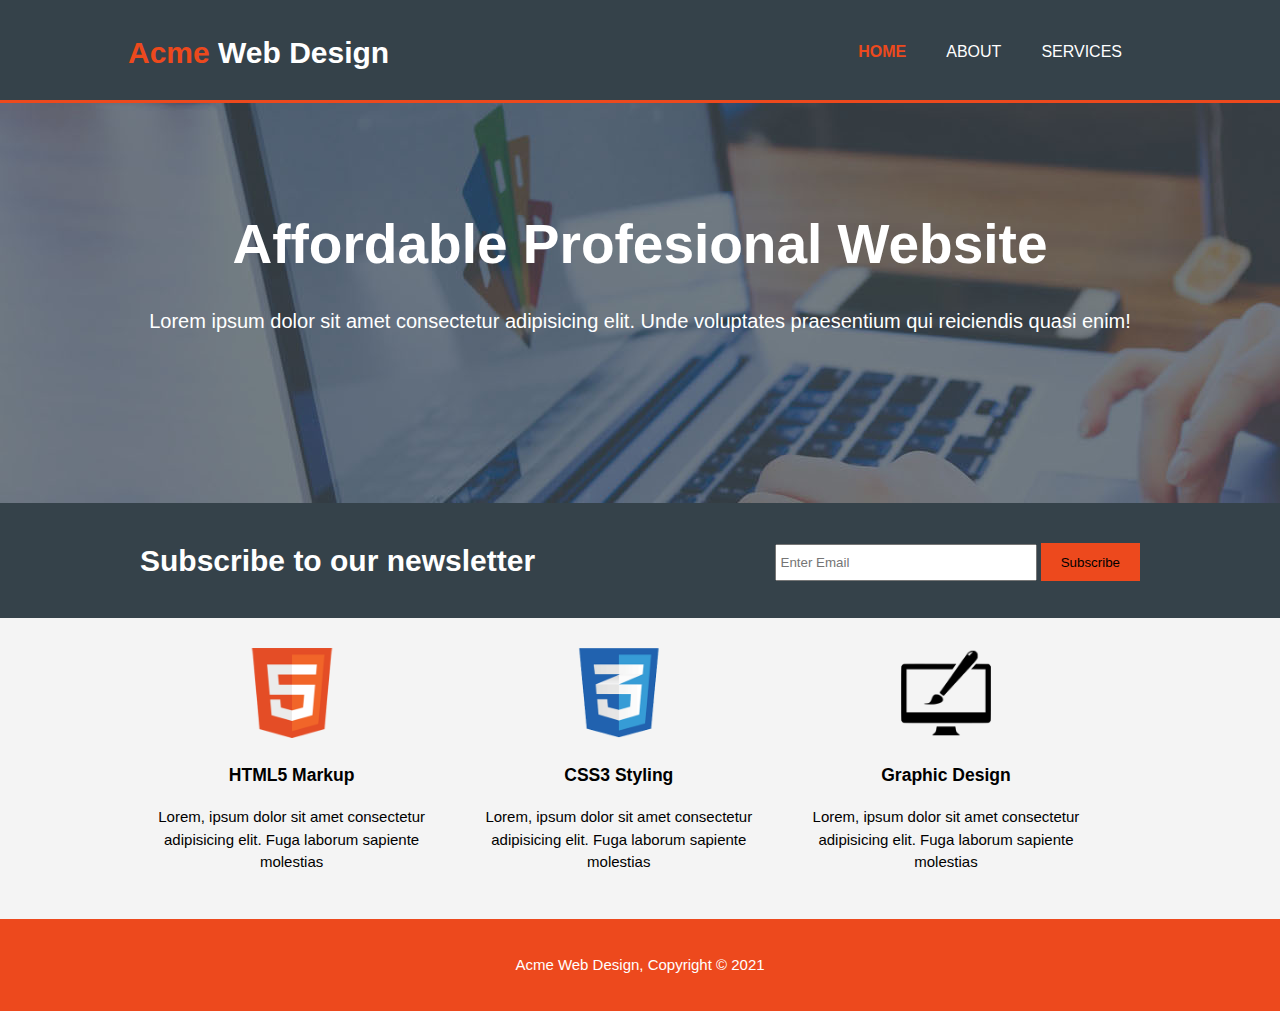
<file: AcmeWebsite/index.html>
<!DOCTYPE html>
<html lang="en">
<head>
    <meta charset="UTF-8">
    <meta http-equiv="X-UA-Compatible" content="IE=edge">
    <meta name="viewport" content="width=device-width, initial-scale=1.0">
    <title>Acme Web Design | Welcome</title>
    <link rel="stylesheet" href="styles.css">
</head>
<body>
    <header>
        <div class = "container">

        <div id = "branding">
           <h1><span class = "highlight">Acme</span> Web Design</h1> 
        </div>
        
        <nav>
            <ul>
                <li class = "current"><a href="index.html">Home</a></li>
                <li><a href="about.html">ABOUT</a></li>
                <li><a href="services.html">SERVICES</a></li>
            </ul>
        </nav>


        </div>
    </header>



    <section id = 'showcase'>
        <div class="container">

        
        <h1>
            Affordable Profesional Website
        </h1>
        <p>
            Lorem ipsum dolor sit amet consectetur adipisicing elit. Unde voluptates praesentium qui reiciendis quasi enim!
        </p>


        </div>
    </section>
    

    <section id="newsletter">
        <div class="container">
            <h1>Subscribe to our newsletter</h1>

            <form>
                <input type="email" name="" id="" placeholder = "Enter Email">
                <button type="submit" class = "button_1">Subscribe</button>
            </form>
        </div>

    </section>



    <section id = "boxes">
        <div class="container">
            <div class="box">
                <img src="./img/logo_html.png" alt="" srcset="">
                <h3>HTML5 Markup</h3>
                <p>Lorem, ipsum dolor sit amet consectetur adipisicing elit. Fuga laborum sapiente molestias</p>
            </div>
            <div class="box">
                <img src="./img/logo_css.png" alt="" srcset="">
                <h3>CSS3 Styling</h3>
                <p>Lorem, ipsum dolor sit amet consectetur adipisicing elit. Fuga laborum sapiente molestias</p>
            </div>
            <div class="box">
                <img src="./img/logo_brush.png" alt="" srcset="">
                <h3>Graphic Design</h3>
                <p>Lorem, ipsum dolor sit amet consectetur adipisicing elit. Fuga laborum sapiente molestias</p>
            </div>
            
        </div>
    </section>


    <footer>
        <p>Acme Web Design, Copyright &copy; 2021</p>
    </footer>


    
</body>
</html>
</file>
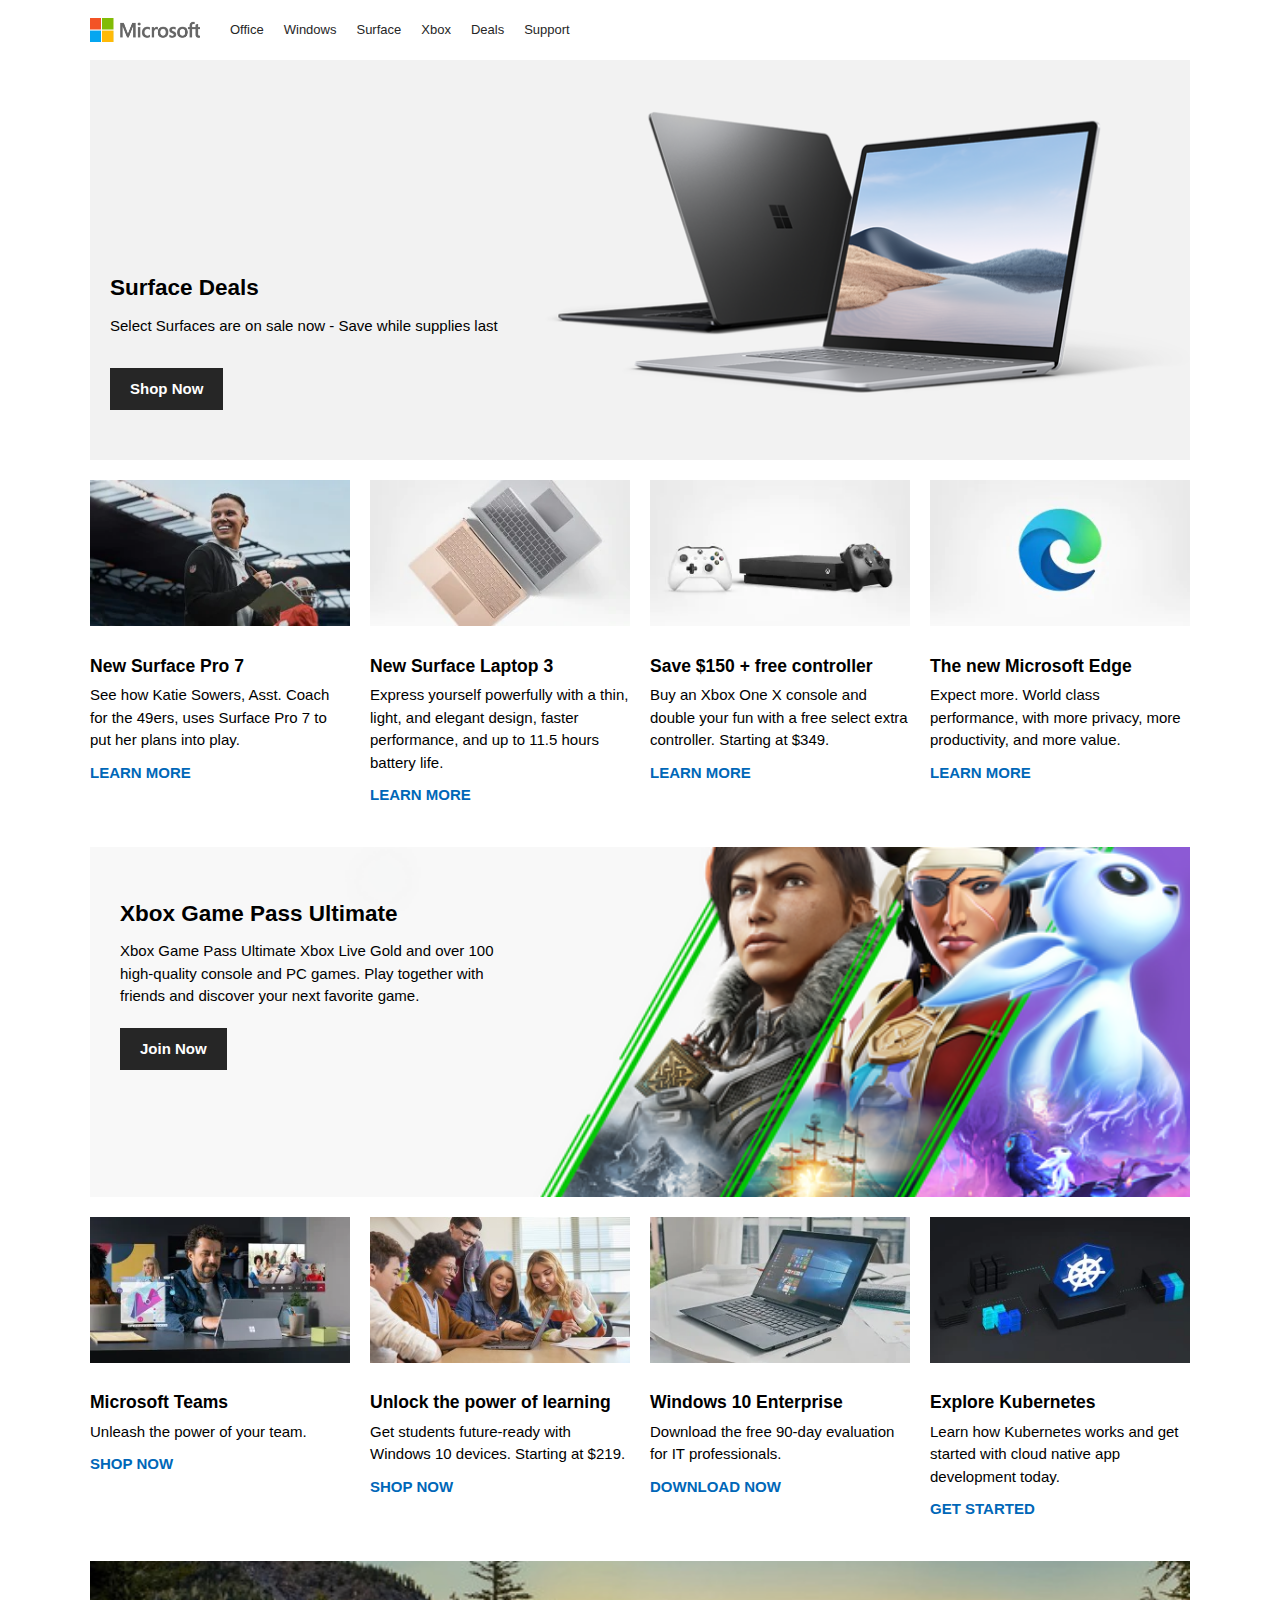
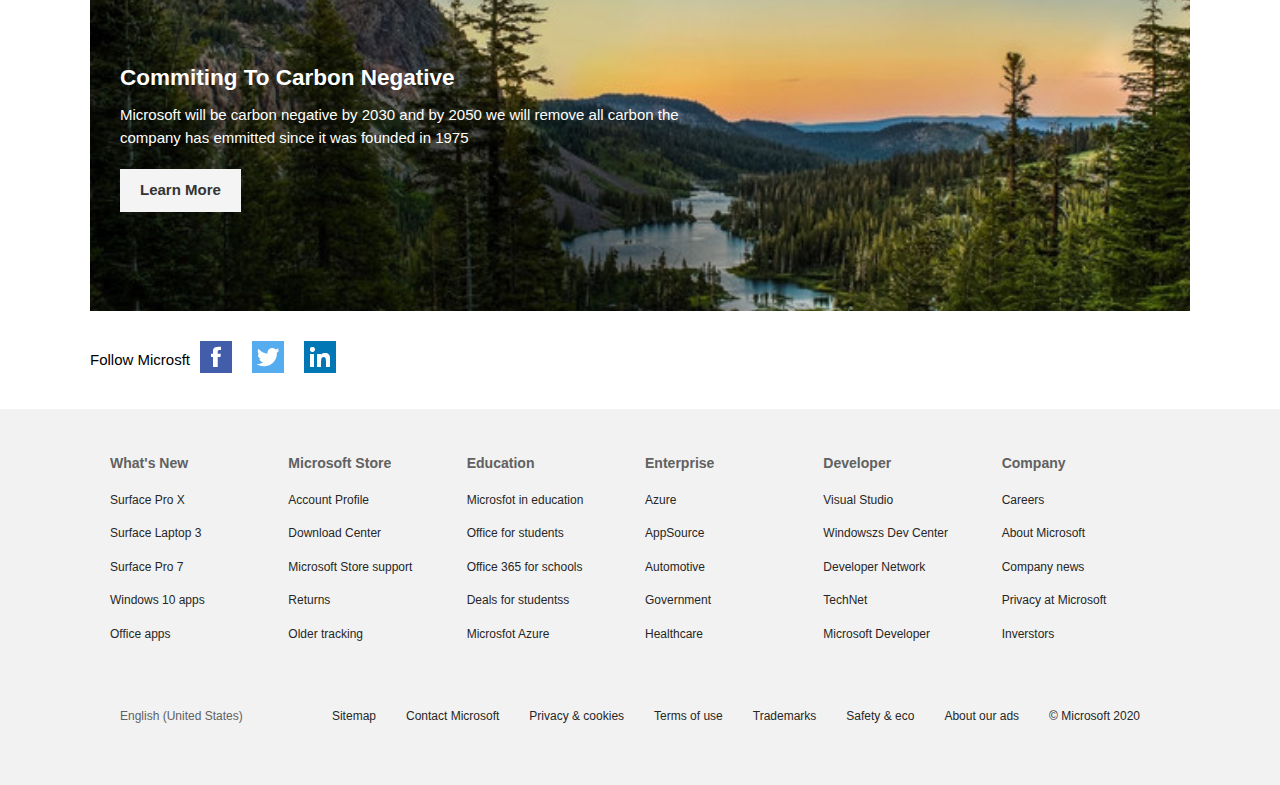
<file: Microsoft Homepage Clone/index.html>
<!DOCTYPE html>
<html lang="en">
<head>
    <meta charset="UTF-8">
    <meta http-equiv="X-UA-Compatible" content="IE=edge">
    <meta name="viewport" content="width=device-width, initial-scale=1.0">
    <title>Micrsoft Official Homepage</title>

    <link rel="stylesheet" href="https://cdnjs.cloudflare.com/ajax/libs/font-awesome/5.15.3/css/all.min.css" integrity="sha512-iBBXm8fW90+nuLcSKlbmrPcLa0OT92xO1BIsZ+ywDWZCvqsWgccV3gFoRBv0z+8dLJgyAHIhR35VZc2oM/gI1w==" crossorigin="anonymous" referrerpolicy="no-referrer" />
    <link rel="stylesheet" href="style.css">

</head>
<body>
    <div class="menu-btn">
        <i class = "fas fa-bars fa-2x"></i>
    </div>

    <div class="container">

        <!-- Nav -->

        <nav class="main-nav">
            <img src="img/logo.png" alt="Microsoft" class="logo">

            <ul class="main-menu">

                <li><a href = "#">Office</a></li>
                <li><a href = "#">Windows</a></li>
                <li><a href = "#">Surface</a></li>
                <li><a href = "#">Xbox</a></li>
                <li><a href = "#">Deals</a></li>
                <li><a href = "#">Support</a></li>

            </ul>


            <ul class="right-menu">

                <li>
                    <a href = "#">
                        <i class="fas fa-search"></i>
                    </a>
                </li>

                <li>
                    <a href = "#">
                        <i class="fas fa-shopping-cart"></i>
                    </a>
                </li>

            </ul>


        </nav>



        <!-- Showcase -->

        <header class="showcase">
            <h2>Surface Deals</h2>
            <p>
                Select Surfaces are on sale now - Save while supplies last
            </p>
            <a href = "#" class = "btn">Shop Now <i class = "fas fa-chevron-right"></i></a>

        </header>



        <!-- Home cards 1 -->
        <section class="home-cards">


            <div>
                <img src = "img/card1.png">
                <h3>New Surface Pro 7</h3>
                <p>
                    See how Katie Sowers, Asst. Coach for the 49ers, uses Surface Pro 7
                    to put her plans into play.
                </p>
                <a href="#">Learn More <i class = "fas fa-chevron-right"></i> </a>
            </div>

            <div>
                <img src="img/card2.png" alt="" />
                <h3>New Surface Laptop 3</h3>
                <p>
                  Express yourself powerfully with a thin, light, and elegant design,
                  faster performance, and up to 11.5 hours battery life.
                </p>
                <a href="#">Learn More <i class="fas fa-chevron-right"></i></a>
              </div>

              <div>
                <img src="img/card3.png" alt="" />
                <h3>Save $150 + free controller</h3>
                <p>
                  Buy an Xbox One X console and double your fun with a free select
                  extra controller. Starting at $349.
                </p>
                <a href="#">Learn More <i class="fas fa-chevron-right"></i></a>
              </div>

              <div>
                <img src="img/card4.png" alt="" />
                <h3>The new Microsoft Edge</h3>
                <p>
                  Expect more. World class performance, with more privacy, more
                  productivity, and more value.
                </p>
                <a href="#">Learn More <i class="fas fa-chevron-right"></i></a>
              </div>


        </section>



        <!-- X-box -->

        <section class="xbox">

            <div class="content">
                <h2>Xbox Game Pass Ultimate</h2>
                <p>Xbox Game Pass Ultimate Xbox Live Gold and over 100 high-quality
                    console and PC games. Play together with friends and discover your
                    next favorite game.
                </p>
                <a href="#" class="btn">Join Now <i class="fas fa-chevron-right"></i></a>

            </div>

        </section>


        <!-- Home cards 2 -->
      <section class="home-cards">
        <div>
          <img src="img/card5.png" alt="" />
          <h3>Microsoft Teams</h3>
          <p>
            Unleash the power of your team.
          </p>
          <a href="#">Shop Now <i class="fas fa-chevron-right"></i></a>
        </div>
        <div>
          <img src="img/card6.jpg" alt="" />
          <h3>Unlock the power of learning</h3>
          <p>
            Get students future-ready with Windows 10 devices. Starting at $219.
          </p>
          <a href="#">Shop Now <i class="fas fa-chevron-right"></i></a>
        </div>
        <div>
          <img src="img/card7.png" alt="" />
          <h3>Windows 10 Enterprise</h3>
          <p>
            Download the free 90-day evaluation for IT professionals.
          </p>
          <a href="#">Download Now <i class="fas fa-chevron-right"></i></a>
        </div>
        <div>
          <img src="img/card8.png" alt="" />
          <h3>Explore Kubernetes</h3>
          <p>
            Learn how Kubernetes works and get started with cloud native app
            development today.
          </p>
          <a href="#">Get Started <i class="fas fa-chevron-right"></i></a>
        </div>
      </section>


      <!-- Carbon -->

      <section class="carbon dark">
          <div class="content">
              <h2>Commiting To Carbon Negative</h2>
              <p>Microsoft will be carbon negative by 2030 and by 2050 we will remove all carbon the company has emmitted since it was founded in 1975</p>
              <a href="#" class="btn">Learn More<i class="fas fa-chevron-right"></i></a>
          </div>
      </section>



      <!-- Follow -->

      <section class="follow">
          <p>Follow Microsft</p>
          <a href="https://facebook.com">
            <img src="img/social-fb.png" alt="Facebook">

        </a>

        <a href="https://twitter.com">
            <img src="img/social-twitter.png" alt="twitter">

        </a>

        <a href="https://linkedin.com">
            <img src="img/social-linkedin.png" alt="linkedin">

        </a>


      </section>

    </div>



    <!-- Links -->

      <section class="links">
          
        <div class="links-inner">

            <ul>
                <li><h3>What's New</h3></li>
                <li><a href="#">Surface Pro X</a></li>
                <li><a href="#">Surface Laptop 3</a></li>
                <li><a href="#">Surface Pro 7</a></li>
                <li><a href="#">Windows 10 apps</a></li>
                <li><a href="#">Office apps</a></li>
            </ul>
              

            <ul>
                <li><h3>Microsoft Store</h3></li>
                <li><a href="#">Account Profile</a></li>
                <li><a href="#">Download Center</a></li>
                <li><a href="#">Microsoft Store support</a></li>
                <li><a href="#">Returns</a></li>
                <li><a href="#">Older tracking</a></li>
            </ul>

            <ul>
                <li><h3>Education</h3></li>
                <li><a href="#">Microsfot in education</a></li>
                <li><a href="#">Office for students</a></li>
                <li><a href="#">Office 365 for schools</a></li>
                <li><a href="#">Deals for studentss</a></li>
                <li><a href="#">Microsfot Azure</a></li>
            </ul>

            <ul>
                <li><h3>Enterprise</h3></li>
                <li><a href="#">Azure</a></li>
                <li><a href="#">AppSource</a></li>
                <li><a href="#">Automotive</a></li>
                <li><a href="#">Government</a></li>
                <li><a href="#">Healthcare</a></li>
            </ul>

            <ul>
                <li><h3>Developer</h3></li>
                <li><a href="#">Visual Studio</a></li>
                <li><a href="#">Windowszs Dev Center</a></li>
                <li><a href="#">Developer Network</a></li>
                <li><a href="#">TechNet</a></li>
                <li><a href="#">Microsoft Developer</a></li>
            </ul>
                
            <ul>
                <li><h3>Company</h3></li>
                <li><a href="#">Careers</a></li>
                <li><a href="#">About Microsoft</a></li>
                <li><a href="#">Company news</a></li>
                <li><a href="#">Privacy at Microsoft</a></li>
                    <li><a href="#">Inverstors</a></li>
            </ul>

        </div>

      </section>


      <!-- Footer -->

      <footer class="footer">
          <div class="footer-inner">
              <div><i class="fas fa-globe fa-2x"></i>English (United States)
            </div>

            <ul>
                <li><a href="#">Sitemap</a></li>
                <li><a href="#">Contact Microsoft</a></li>
                <li><a href="#">Privacy & cookies</a></li>
                <li><a href="#">Terms of use</a></li>
                <li><a href="#">Trademarks</a></li>
                <li><a href="#">Safety & eco</a></li>
                <li><a href="#">About our ads</a></li>
                <li><a href="#">&copy; Microsoft 2020</a></li>

            </ul>

          </div>
      </footer>

      <script>
          document.querySelector('.menu-btn').addEventListener('click', () => document.querySelector('.main-menu').classList.toggle('show'));
      </script>


</body>
</html>
</file>
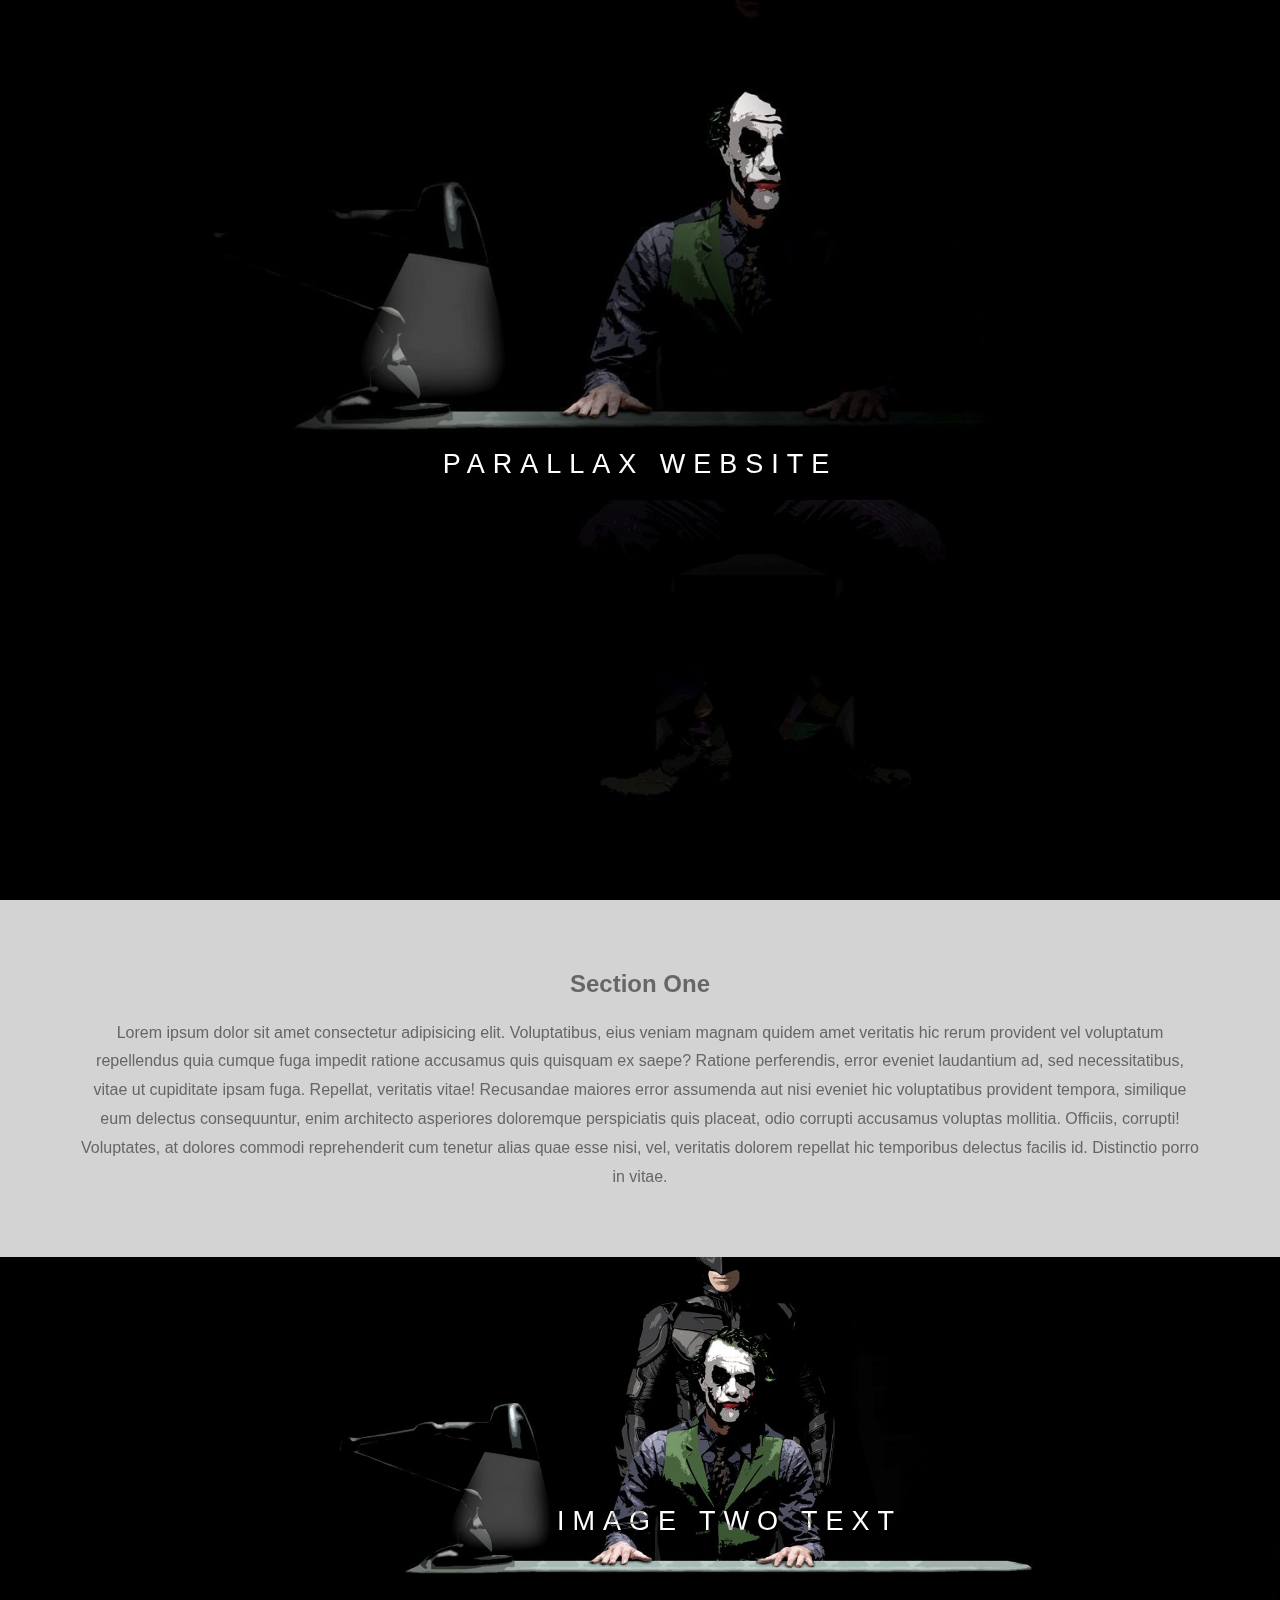
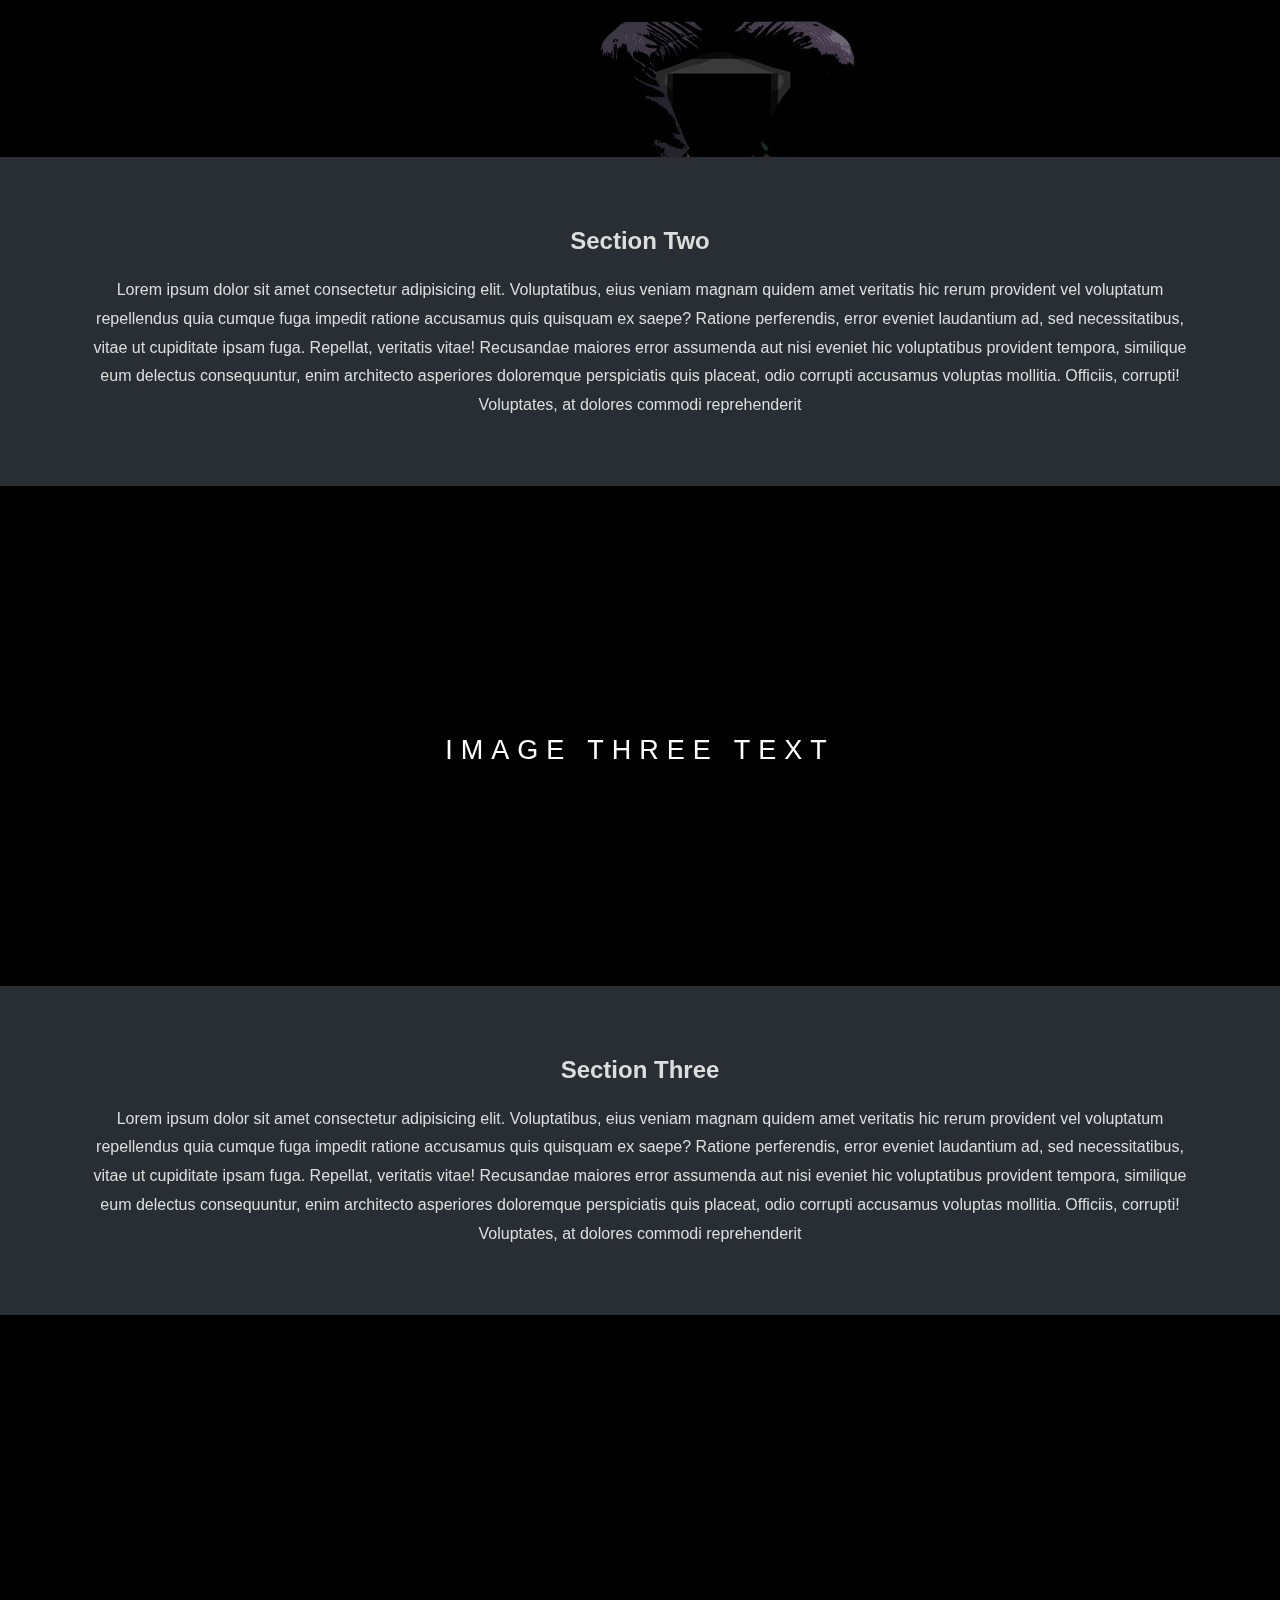
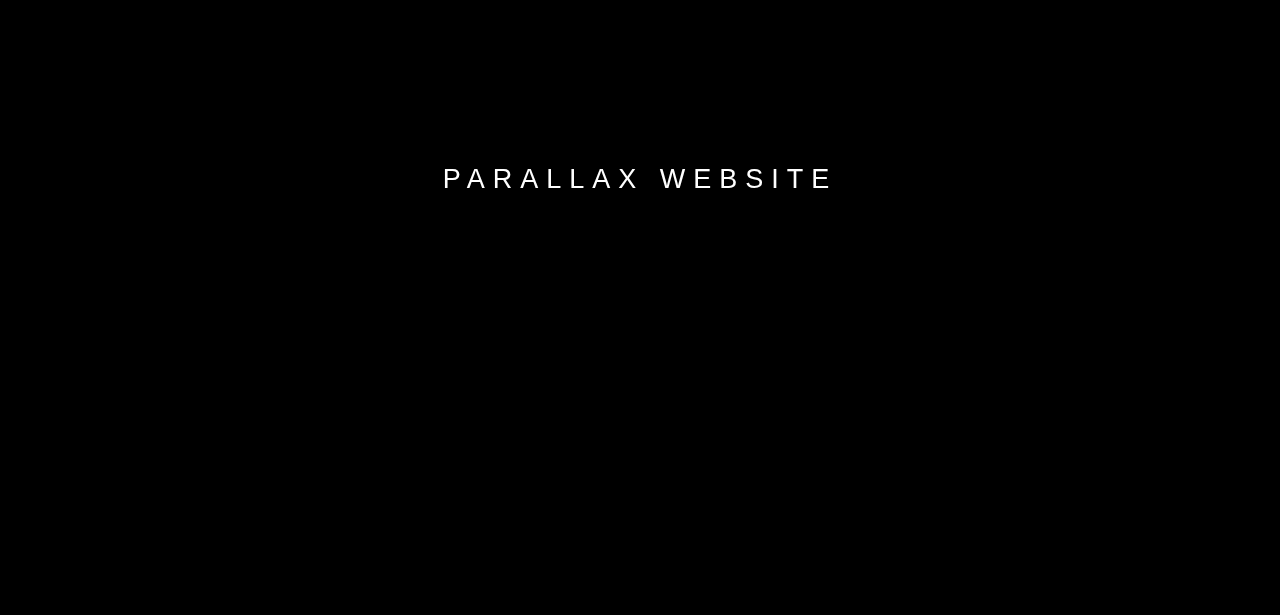
<file: Parallax/index.html>
<!DOCTYPE html>
<html lang="en">
<head>
    <meta charset="UTF-8">
    <meta http-equiv="X-UA-Compatible" content="IE=edge">
    <meta name="viewport" content="width=device-width, initial-scale=1.0">
    <title>Parallax</title>
    <link rel="stylesheet" href="styles.css">
</head>
<body>
    <div class="pimg1">
        <div class="ptext">
            <span class="border">
                Parallax Website
            </span>
        </div>
    </div>

    <section class="section section-light">
        <h2>Section One</h2>
        <p>
            Lorem ipsum dolor sit amet consectetur adipisicing elit. Voluptatibus, eius 
            veniam magnam quidem amet veritatis hic rerum provident vel voluptatum repellendus 
            quia cumque fuga impedit ratione accusamus quis quisquam ex saepe? Ratione perferendis,
            error eveniet laudantium ad, sed necessitatibus, vitae ut cupiditate ipsam fuga.
            Repellat, veritatis vitae! Recusandae maiores error assumenda aut nisi eveniet
            hic voluptatibus provident tempora, similique eum delectus consequuntur, enim 
            architecto asperiores doloremque perspiciatis quis placeat, odio corrupti accusamus
            voluptas mollitia. Officiis, corrupti! Voluptates, at dolores commodi reprehenderit 
            cum tenetur alias quae esse nisi, vel, veritatis dolorem repellat hic temporibus delectus
            facilis id. Distinctio porro in vitae.
        </p>
    </section>

    <div class="pimg2">
        <div class="ptext">
            <span class="border trans">
                Image Two Text
            </span>
        </div>
    </div>

    <section class="section section-dark">
        <h2>Section Two</h2>
        <p>
            Lorem ipsum dolor sit amet consectetur adipisicing elit. Voluptatibus, eius 
            veniam magnam quidem amet veritatis hic rerum provident vel voluptatum repellendus 
            quia cumque fuga impedit ratione accusamus quis quisquam ex saepe? Ratione perferendis,
            error eveniet laudantium ad, sed necessitatibus, vitae ut cupiditate ipsam fuga.
            Repellat, veritatis vitae! Recusandae maiores error assumenda aut nisi eveniet
            hic voluptatibus provident tempora, similique eum delectus consequuntur, enim 
            architecto asperiores doloremque perspiciatis quis placeat, odio corrupti accusamus
            voluptas mollitia. Officiis, corrupti! Voluptates, at dolores commodi reprehenderit 
        </p>
    </section>

    <div class="pimg3">
        <div class="ptext">
            <span class="border trans">
                Image Three Text
            </span>
        </div>
    </div>

    <section class="section section-dark">
        <h2>Section Three</h2>
        <p>
            Lorem ipsum dolor sit amet consectetur adipisicing elit. Voluptatibus, eius 
            veniam magnam quidem amet veritatis hic rerum provident vel voluptatum repellendus 
            quia cumque fuga impedit ratione accusamus quis quisquam ex saepe? Ratione perferendis,
            error eveniet laudantium ad, sed necessitatibus, vitae ut cupiditate ipsam fuga.
            Repellat, veritatis vitae! Recusandae maiores error assumenda aut nisi eveniet
            hic voluptatibus provident tempora, similique eum delectus consequuntur, enim 
            architecto asperiores doloremque perspiciatis quis placeat, odio corrupti accusamus
            voluptas mollitia. Officiis, corrupti! Voluptates, at dolores commodi reprehenderit 
        </p>
    </section>

    <div class="pimg1">
        <div class="ptext">
            <span class="border">
                Parallax Website
            </span>
        </div>
    </div>


</body>
</html>
</file>
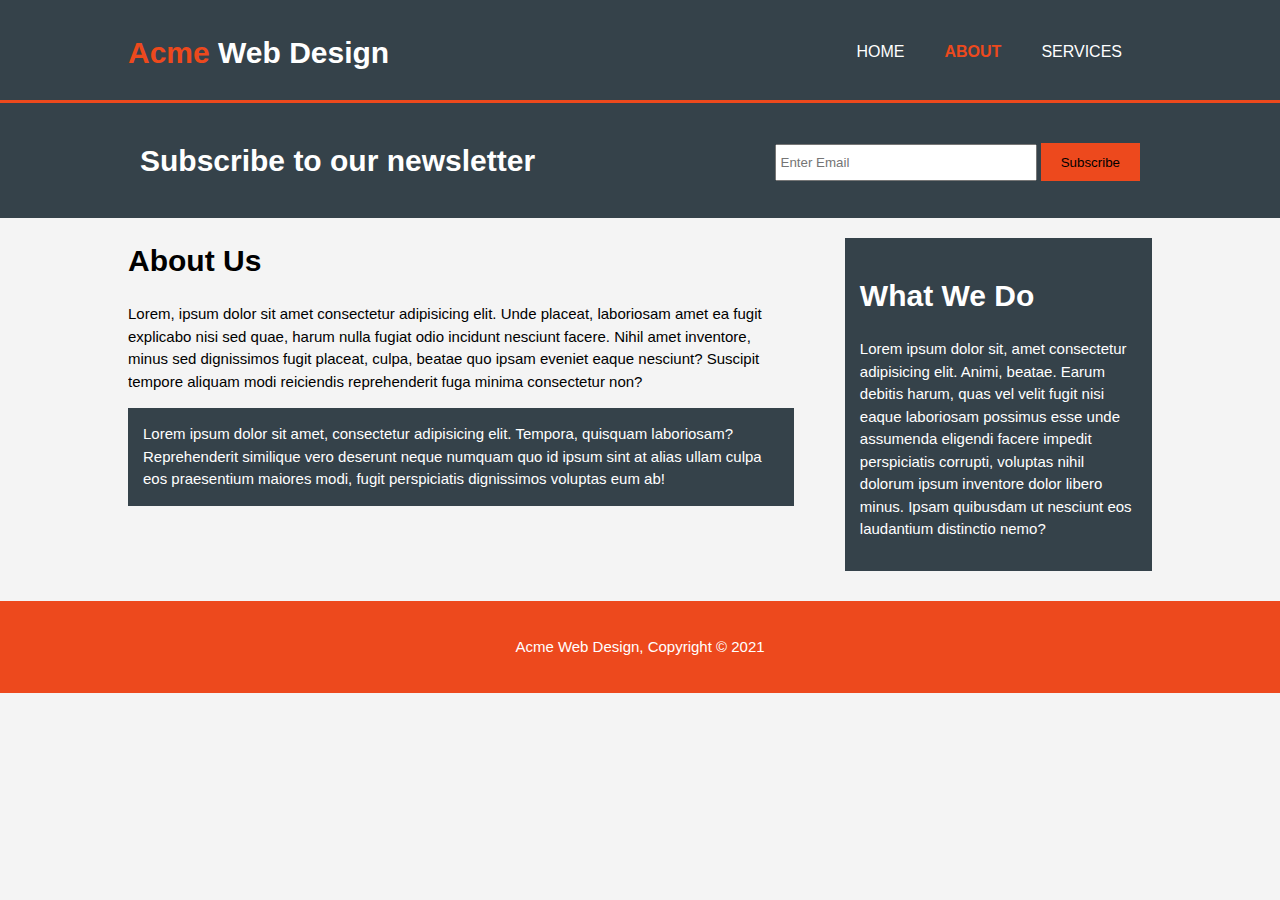
<file: AcmeWebsite/about.html>
<!DOCTYPE html>
<html lang="en">
<head>
    <meta charset="UTF-8">
    <meta http-equiv="X-UA-Compatible" content="IE=edge">
    <meta name="viewport" content="width=device-width, initial-scale=1.0">
    <title>Acme Web Design | About</title>
    <link rel="stylesheet" href="styles.css">
</head>
<body>
    <header>
        <div class = "container">

        <div id = "branding">
           <h1><span class = "highlight">Acme</span> Web Design</h1> 
        </div>
        
        <nav>
            <ul>
                <li><a href="index.html">Home</a></li>
                <li class = "current"><a href="about.html">ABOUT</a></li>
                <li><a href="services.html">SERVICES</a></li>
            </ul>
        </nav>


        </div>
    </header>
    

    <section id="newsletter">
        <div class="container">
            <h1>Subscribe to our newsletter</h1>

            <form>
                <input type="email" name="" id="" placeholder = "Enter Email">
                <button type="submit" class = "button_1">Subscribe</button>
            </form>
        </div>

    </section>



    <section id = "main">
        <div class="container">
           <article id = "main-col">
                <h1 class="page-title">About Us</h1>

                <p>
                    Lorem, ipsum dolor sit amet consectetur adipisicing elit. Unde placeat, laboriosam amet ea fugit explicabo
                    nisi sed quae, harum nulla fugiat odio incidunt nesciunt facere. Nihil amet inventore, minus sed dignissimos
                    fugit placeat, culpa, beatae quo ipsam eveniet eaque nesciunt? Suscipit tempore aliquam modi reiciendis
                    reprehenderit fuga minima consectetur non?
                </p>

                <p class ="dark">
                    Lorem ipsum dolor sit amet, consectetur adipisicing elit. Tempora, quisquam laboriosam? Reprehenderit
                    similique vero deserunt neque numquam quo id ipsum sint at alias ullam culpa eos praesentium maiores 
                    modi, fugit perspiciatis dignissimos voluptas eum ab!
                </p>

           </article>

           <aside id="sidebar">

            <div class="dark">

            
               <h1>What We Do</h1>
               <p>
                    Lorem ipsum dolor sit, amet consectetur adipisicing elit. Animi, beatae. Earum debitis harum, quas vel velit
                    fugit nisi eaque laboriosam possimus esse unde assumenda eligendi facere impedit perspiciatis corrupti, 
                    voluptas nihil dolorum ipsum inventore dolor libero minus. Ipsam quibusdam ut nesciunt eos laudantium 
                    distinctio nemo?
                </p>

            </div>

           </aside>
            
        </div>
    </section>


    <footer>
        <p>Acme Web Design, Copyright &copy; 2021</p>
    </footer>


    
</body>
</html>
</file>
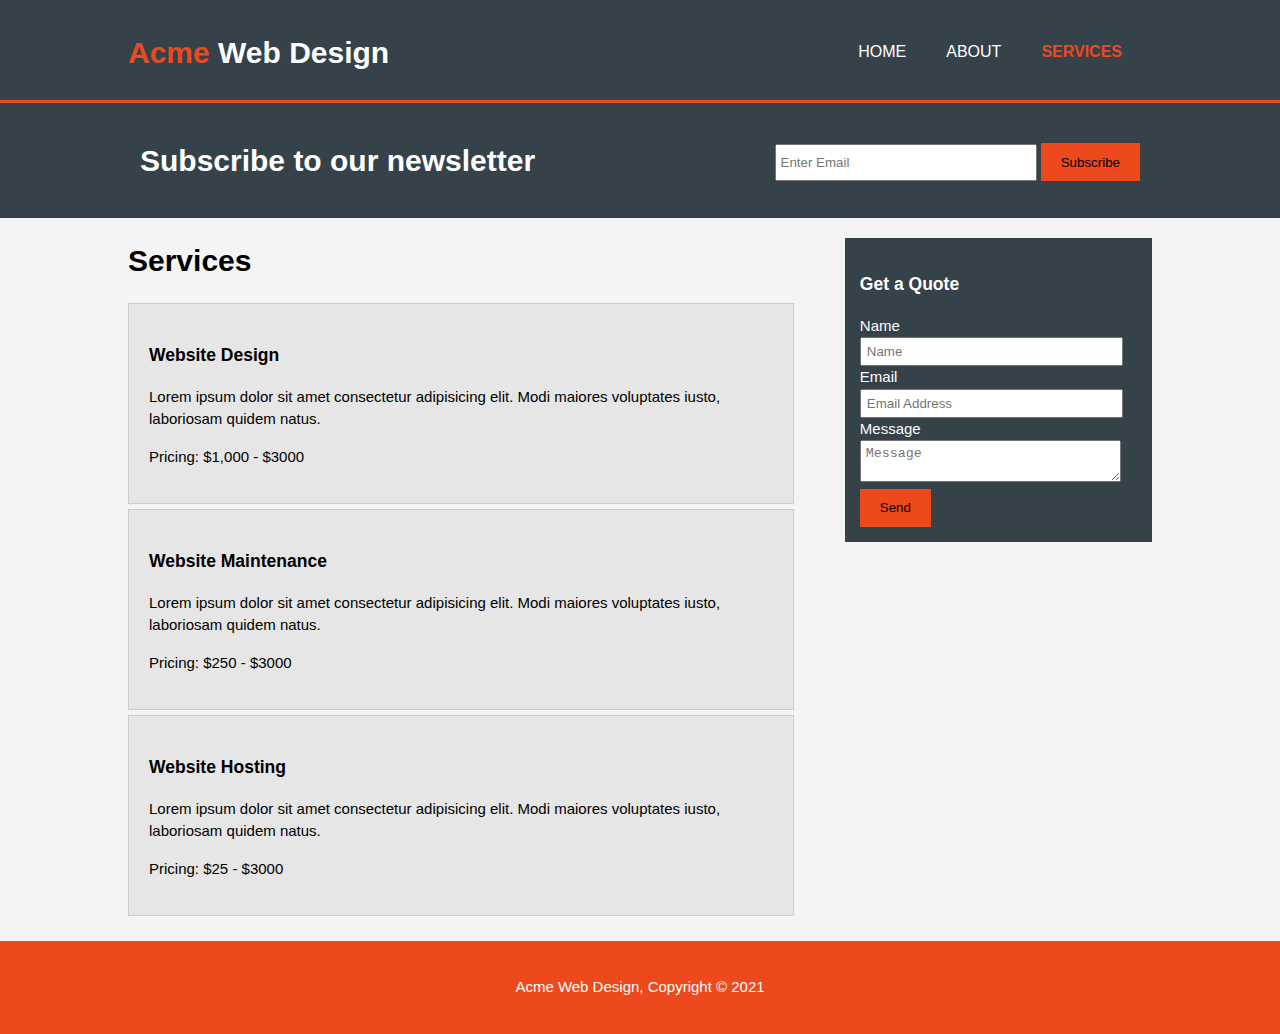
<file: AcmeWebsite/services.html>
<!DOCTYPE html>
<html lang="en">
<head>
    <meta charset="UTF-8">
    <meta http-equiv="X-UA-Compatible" content="IE=edge">
    <meta name="viewport" content="width=device-width, initial-scale=1.0">
    <title>Acme Web Design | Services</title>
    <link rel="stylesheet" href="styles.css">
</head>
<body>
    <header>
        <div class = "container">

        <div id = "branding">
           <h1><span class = "highlight">Acme</span> Web Design</h1> 
        </div>
        
        <nav>
            <ul>
                <li><a href="index.html">Home</a></li>
                <li><a href="about.html">ABOUT</a></li>
                <li class = "current"><a href="services.html">SERVICES</a></li>
            </ul>
        </nav>


        </div>
    </header>
    

    <section id="newsletter">
        <div class="container">
            <h1>Subscribe to our newsletter</h1>

            <form>
                <input type="email" name="" id="" placeholder = "Enter Email">
                <button type="submit" class = "button_1">Subscribe</button>
            </form>
        </div>

    </section>



    <section id = "main">
        <div class="container">
           <article id = "main-col">
                <h1 class="page-title">Services</h1>

                <ul id="services">
                    <li>
                        <h3>Website Design</h3>
                        <p>Lorem ipsum dolor sit amet consectetur adipisicing elit. Modi maiores voluptates iusto, laboriosam quidem natus.</p>
                        <p>Pricing: $1,000 - $3000</p>
                    </li>

                    <li>
                        <h3>Website Maintenance</h3>
                        <p>Lorem ipsum dolor sit amet consectetur adipisicing elit. Modi maiores voluptates iusto, laboriosam quidem natus.</p>
                        <p>Pricing: $250 - $3000</p>
                    </li>

                    <li>
                        <h3>Website Hosting</h3>
                        <p>Lorem ipsum dolor sit amet consectetur adipisicing elit. Modi maiores voluptates iusto, laboriosam quidem natus.</p>
                        <p>Pricing: $25 - $3000</p>
                    </li>
                </ul>


           </article>

           <aside id="sidebar">

            <div class="dark">

            
               <h3>Get a Quote</h1>

                <form class = "quote">
                    <div>
                        <label>Name</label><br>
                        <input type = "text" placeholder = "Name">
                    </div>

                    <div>
                        <label>Email</label><br>
                        <input type = "email" placeholder = "Email Address">
                    </div>

                    <div>
                        <label>Message</label><br>
                        <textarea placeholder = "Message"></textarea>
                    </div>
                    
                    <button class = "button_1" type = "submit">Send</button>

                    
                    
                </form>

            </div>

           </aside>
            
        </div>
    </section>


    <footer>
        <p>Acme Web Design, Copyright &copy; 2021</p>
    </footer>


    
</body>
</html>
</file>
<file: AcmeWebsite/styles.css>
body{
    font-family: Arial, Helvetica, sans-serif;
    font-size: 15px;
    line-height: 1.5;

    padding: 0;
    margin: 0;
    background-color: #f4f4f4;
}

/* Global */
.container{
    width: 80%;
    /* Move to the middle */
    margin:auto;
    overflow: hidden;
}

ul{
    /* remove the bullets */
    margin: 0;
    padding: 0;
}

.button_1{
    height: 38px;
    background: #ed491d;
    border: 0;
    padding-left :20px;
    padding-right: 20px;
}


.dark{
    padding: 15px;
    background: #35424a;
    color: white;
    margin-top: 10px;
    margin-bottom:10px;
}


header{
    background-color: #35424a;
    color: white;
    padding-top: 30px;
    min-height: 70px;
    border-bottom: #ed491d solid 3px;
}


header a{
    color : white;
    text-decoration: none;
    text-transform: uppercase;
    font-size: 16px;
}



/* wanna make those links horizontal */

header li{
    float: left;
    display: inline;
    padding: 0 20px 0 20px;
}

header #branding{
    float: left;
}

header #branding h1{
    margin: 0;
}


header nav{
    float: right;
    margin: 10px;
}


header .highlight, header .current a{
    color: #ed491d;
    font-weight: bold;
}


header a:hover{
    color:#cccccc;
    font-weight: bold;
}


/* showcase */

#showcase{
    min-height: 400px;
    background: url('./img/showcase.jpg') no-repeat 0 -400px;
    text-align: center;
    color:white;
}


#showcase h1{
 margin-top: 100px;   
 font-size: 55px;
 margin-bottom: 10px;
}

#showcase p{
    font-size: 20px;;
}


#newsletter{
    padding: 15px;
    color: white;
    background: #35424a;
}


#newsletter h1{
    float: left;
}

#newsletter form{
    float: right;
    margin-top: 25px
}


#newsletter input[type = "email"]{
    padding: 4px;
    height: 25px;
    width: 250px;
}


/* BOXES */

#boxes{
    margin-top: 20px;
}

#boxes .box{
    float: left;
    text-align: center;
    width: 30%;
    padding: 10px;
}


#boxes .box img{
    width:90px;
}

/* Sidebar */

aside#sidebar{
    float:right;
    width:30%;
    margin-top: 10px;
}

aside#sidebar .quote input, aside#sidebar .quote textarea{
    width: 90%;
    padding:5px;
}


/* Main-col */
article#main-col{
    float: left;
    width:65%;
}


/* Services */

ul#services li{
    list-style: none;
    padding: 20px;
    border:#cccccc solid 1px;
    margin-bottom: 5px;
    background: #e6e6e6;
}


footer{
    padding: 20px;
    margin-top: 20px;
    color: white;
    background-color: #ed491d;
    text-align: center;
}




/* Media  queries */

@media (max-width : 768px){
    header #branding, header nav,
     header nav li, #newsletter h1,
      #newsletter form, #boxes .box,
      article#main-col, aside#sidebar{
        float: none;
        text-align: center;
        width: 100%;
    }


    header{
        padding-bottom: 20px;
    }

    #showcase h1{
        margin-top: 40px;
    }

    #newsletter button, .quote button{
        display: block;
        width: 100%;
    }

    #newsletter form input[type = "email"], .quote input, .quote textarea{
        width: 100%;
        margin-bottom:5px;
    }
}
</file>
<file: Microsoft Homepage Clone/style.css>
* {
    box-sizing: border-box; /*should they include padding and borders, or not.*/
    margin: 0;
    padding: 0;
}


body {
    font-family:'Segoe UI', Tahoma, Geneva, Verdana, sans-serif;
    background: white;
    color: black;
    font-size: 15px;
    line-height: 1.5;

}


a {
    text-decoration: none;
    color: #262626;
}


ul {
    list-style: none;
}


.container {
    width: 90%;
    max-width: 1100px;
    margin: auto;
}


/* Nav  */

nav {
    display: flex;
    align-items: center;
    justify-content:space-between;
    height: 60px;
    padding: 20px 0px;
    font-size: 13px;
}


.main-nav .logo {
    width: 110px;
}



.main-nav ul {
    display: flex;

}


.main-nav ul li {
    padding: 0 10px;
}


.main-nav ul li a {
    padding-bottom: 2px;
}


.main-nav ul li a:hover {
    border-bottom: 2px solid #262626;
}



.main-nav ul.main-menu {
    flex: 1;
    margin-left: 20px;
}

.menu-btn{
    cursor: pointer;
    position: absolute;
    top: 20px;
    right: 30px;
    z-index: 2;
    display: none;
}

.btn {
    cursor: pointer;
    display: inline-block;
    border: 0;
    font-weight: bold;
    padding: 10px 20px;
    background: #262626;
    color: #fff;
    font-size: 15px;
}

.btn:hover {
    opacity: 0.9;
}

.dark {
    color: white;
}

.dark .btn {
    background: #f4f4f4;
    color: #333;
}


.showcase {
    width: 100%;
    height: 400px;
    background: url("./img/showcase.jpeg") no-repeat center center/cover ;
    display: flex;
    flex-direction: column;
    align-items: start;
    text-align: center;
    justify-content: flex-end;
    padding-left: 20px;
    padding-bottom: 50px;
    margin-bottom: 20px;
}


.showcase h2, .showcase p {
    margin-bottom: 10px;
}


.showcase .btn {
    margin-top: 20px;
}



/* Home cards */

.home-cards {
    display: grid;
    grid-template-columns: repeat(4, 1fr);
    gap: 20px;
    margin-bottom : 40px;
}


.home-cards img {
    width: 100%;
    margin-bottom: 20px;

}


.home-cards h3 {
    margin-bottom: 5px;
}


.home-cards a {
    display: inline-block;
    padding-top: 10px;
    color: #0067b8;
    text-transform: uppercase;
    font-weight: bold;
}



.home-cards a:hover i{
    margin-left: 10px;
}



/* Xbox */

.xbox {
    height: 350px;
    width: 100%;
    background: url("img/xbox.png") no-repeat center center/cover;
    margin-bottom: 20px;
}


.xbox .content {
    width: 40%;
    padding: 50px 0 0 30px;
}


.xbox p, .carbon p {
    margin: 10px 0 20px;
}


/* Carbon */

.carbon {
    height: 350px;
    width:100%;
    background: url("img/carbon.jpg") no-repeat center center/cover;
}


.carbon .content{
    width: 55%;
    padding: 100px 0 0 30px;
}



/* Follow */

.follow {
    display: flex;
    align-items: center;
    justify-content: flex-start;
    margin: 30px 0 30px;
}


.follow *{
    margin-right: 10px;
}




/* Links */

.links {
    background: #f2f2f2;
    color: #616161;
    font-size: 12px;
    padding: 35px 0;
}


.links-inner {
    max-width: 1100px;
    margin: 0 auto;
    padding: 0 20px;
    display: grid;
    grid-template-columns: repeat(6, 1fr);
    gap: 10px;
    align-items: flex-start;
}

.links li {
    line-height: 2.8;
}


/* Footer */

.footer {
    background: #f2f2f2;
    color: #616161;
    font-size: 12px;
    padding: 20px 0;
}


.footer-inner {
    max-width: 1100px;
    margin: 0 auto;
    padding: 0 20px 0 20px;
    display: flex;
    align-items: center;
    justify-content: space-between;
}

.footer div {
    margin-bottom: 20px;
    display: flex;
    align-items: center;
}


.footer div i {
    margin-right: 10px;
}


.footer ul {
    display: flex;
    flex-wrap: wrap;
}



.footer li {
    margin-right: 30px;
    margin-bottom: 20px;
}



@media(max-width: 700px) {
    .menu-btn{
        display: block;
    }

    .menu-btn:hover{
        opacity: 0.5;
    }

    .main-nav ul.right-menu {
        margin-right: 50px;
    } 

    .main-nav ul.main-menu {
        display: block;
        position: absolute;
        top: 0;
        left: 0;
        background: #f2f2f2;
        width: 50%;
        height: 100%;
        opacity: 0.9;
        padding: 30px;
        border-right: #ccc 1px solid;
        transform: translateX(-500px);
        transition: transform 0.5s ease-in-out;
    }

    .main-nav ul.main-menu li {
        padding: 10px;
        border-bottom: #ccc solid 1px;
        font-size: 14px;
    }

    .main-nav ul.main-menu li:last-child {
        border-bottom: 0;
    }

    .main-nav ul.main-menu.show{
        transform: translateX(-20px);
    }

    .home-cards {
        grid-template-columns: repeat(2, 1fr);
    }

    .xbox .content p{
        display: none;
    }

    .xbox .content h2 {
        margin-bottom: 20px;
    }

    .carbon .content {
        width: 85%;
    }

    .links .links-inner{
        grid-template-columns: repeat(2, 1fr);
    }
}



@media (max-width: 500px) {
    .home-cards{
        grid-template-columns: 1fr;
    }

    .links .links-inner{
        grid-template-columns:1fr;
    }

    .links .links-inner ul {
        margin-bottom: 20px;;
    }

}
</file>
<file: Parallax/styles.css>
body, html{
    height: 100%;
    margin: 0;
    font-size: 16px;
    font-family: "Lato", sans-serif;
    font-weight: 400;
    line-height: 1.8em;
    color: #666;
    background-color:black;
}

.pimg1, .pimg2, .pimg3{
    position:relative;
    /* opacity: 0.70; */
    background-position:center;
    background-size: cover;
    background-repeat: no-repeat;

    /* Parallax */
    background-attachment: fixed;
}


.pimg1{
    background-image:url('./img/1.jpg');
    min-height: 100%;
}

.pimg2{
    /* here */
    background-image:url('./img/8.jpg');
    transform: translate( 7%, -0%);
    min-height: 500px;
}

.pimg3{
    background-image:url('./img/7.jpg');
    min-height: 500px;
}

.section{
    text-align: center;
    padding:50px 80px;
}

.section-light{
    background-color: lightgray;
    color: #666;
}

.section-dark{
    background-color: #282e34;
    color: #ddd;
}

.ptext{
    position: absolute;
    top: 50%;
    width: 100%;
    text-align: center;
    mix-blend-mode: difference;
    font-size: 27px;
    letter-spacing: 8px;
    text-transform: uppercase;
}

.ptext .border{
    /* background-color: rgb(0, 0, 0); */
    color:white;
    padding:15px;
}

.ptext .border .trans{
    background-color: transparent;
}


@media (max-width : 568px){
    .pimg1, .pimg2, .pimg3{
        background-attachment: scroll;
    }
}
</file>
